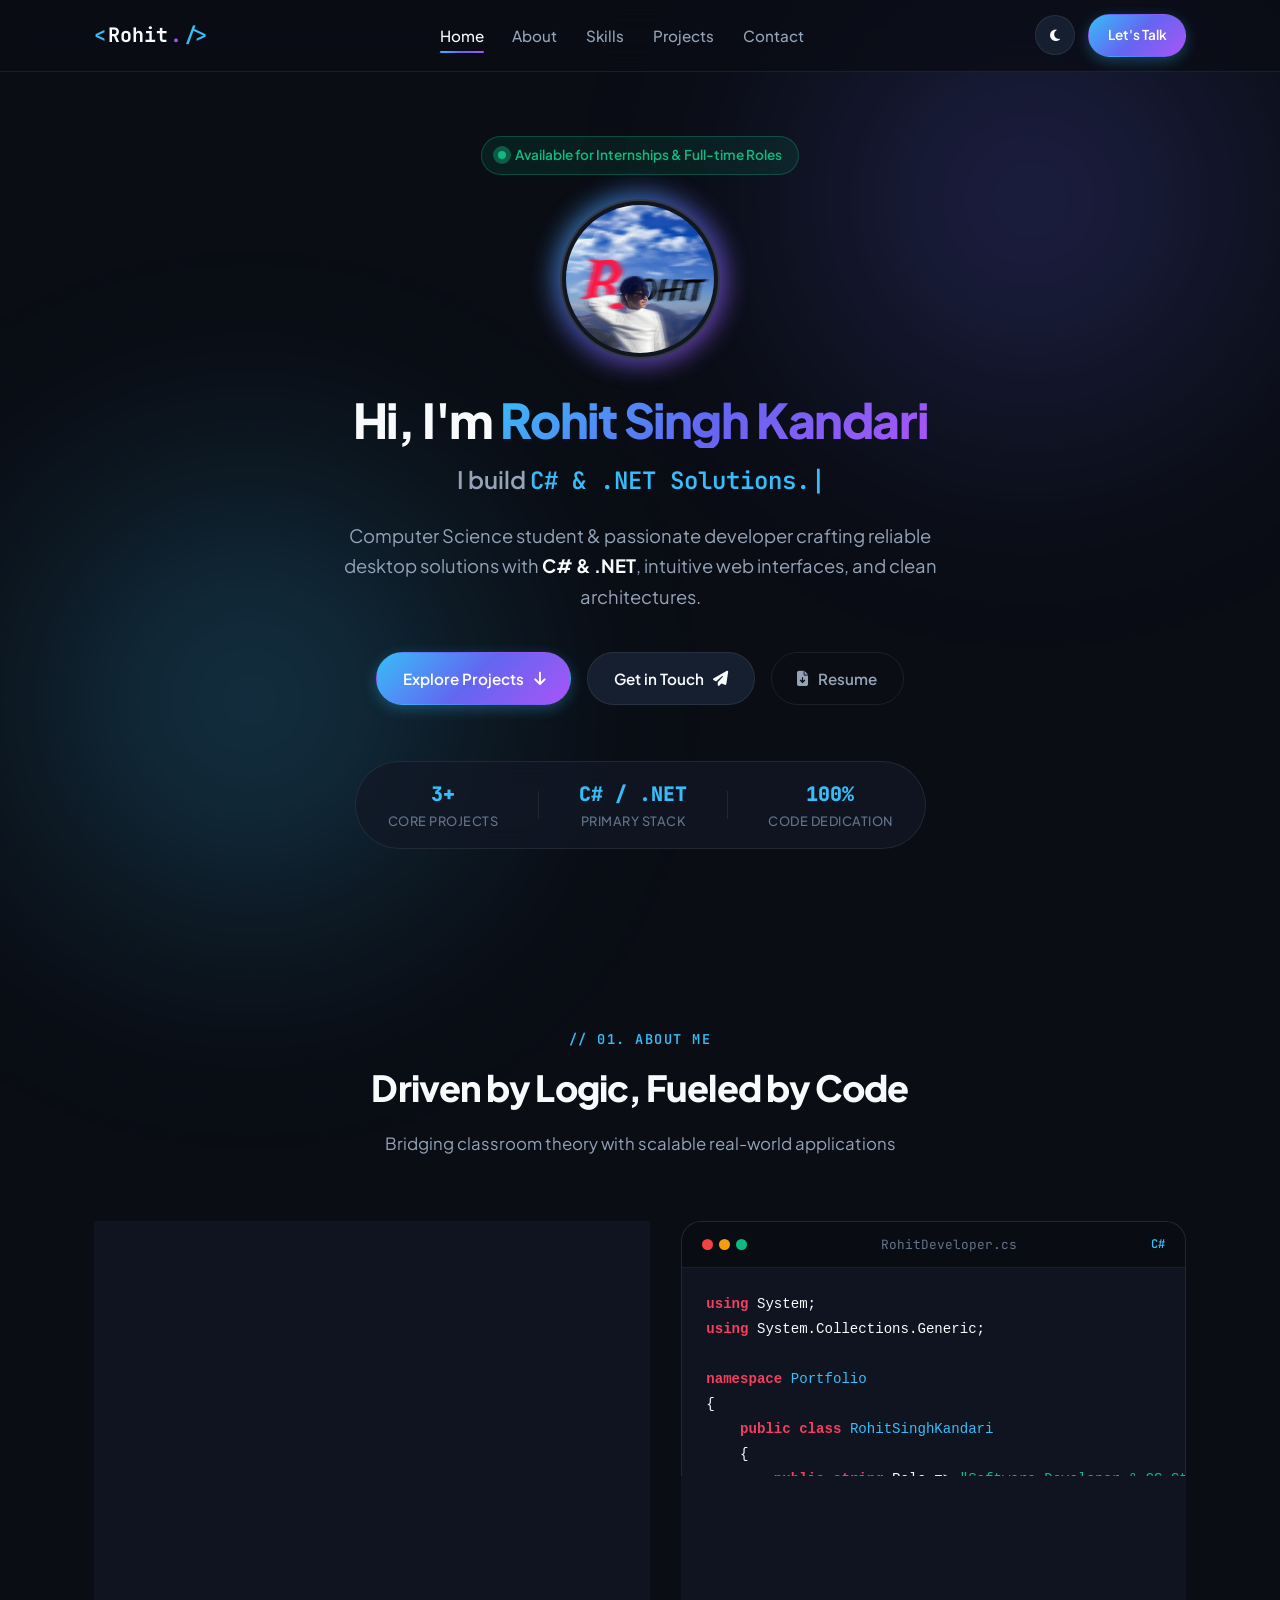
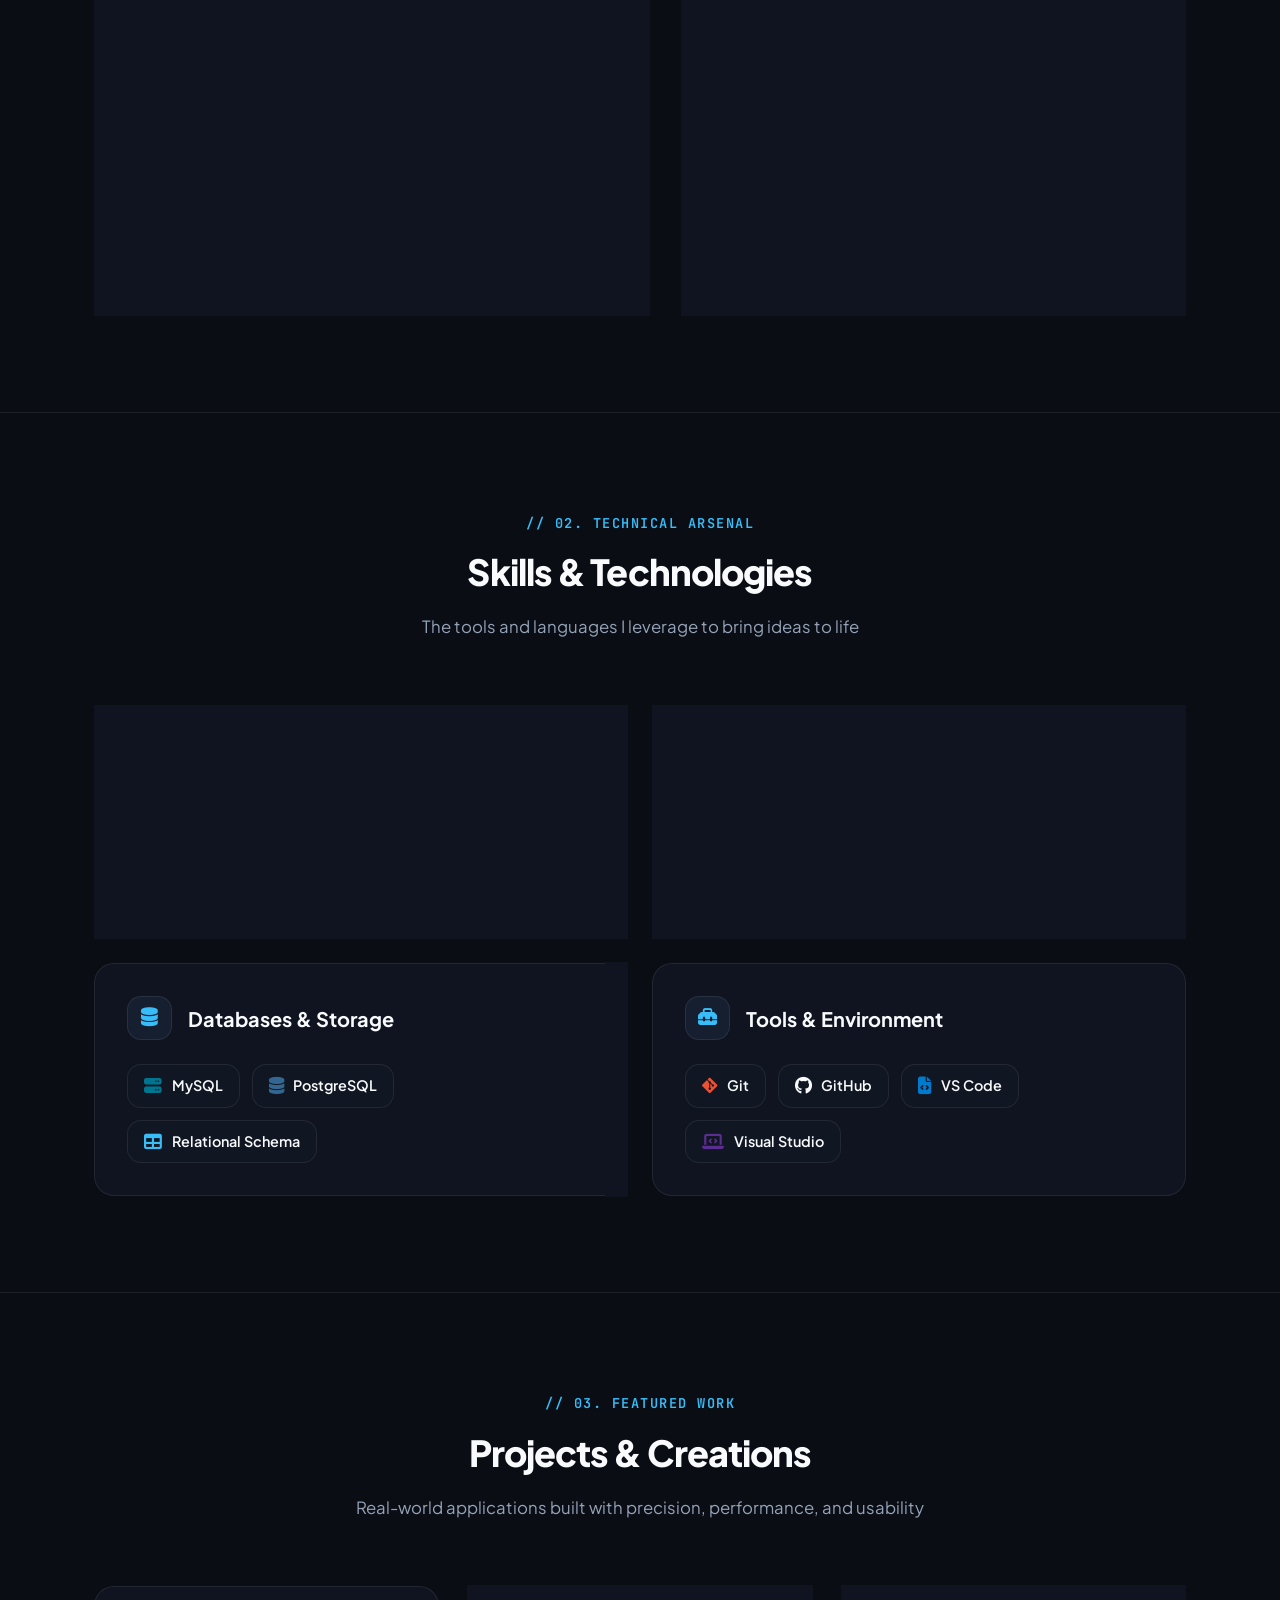
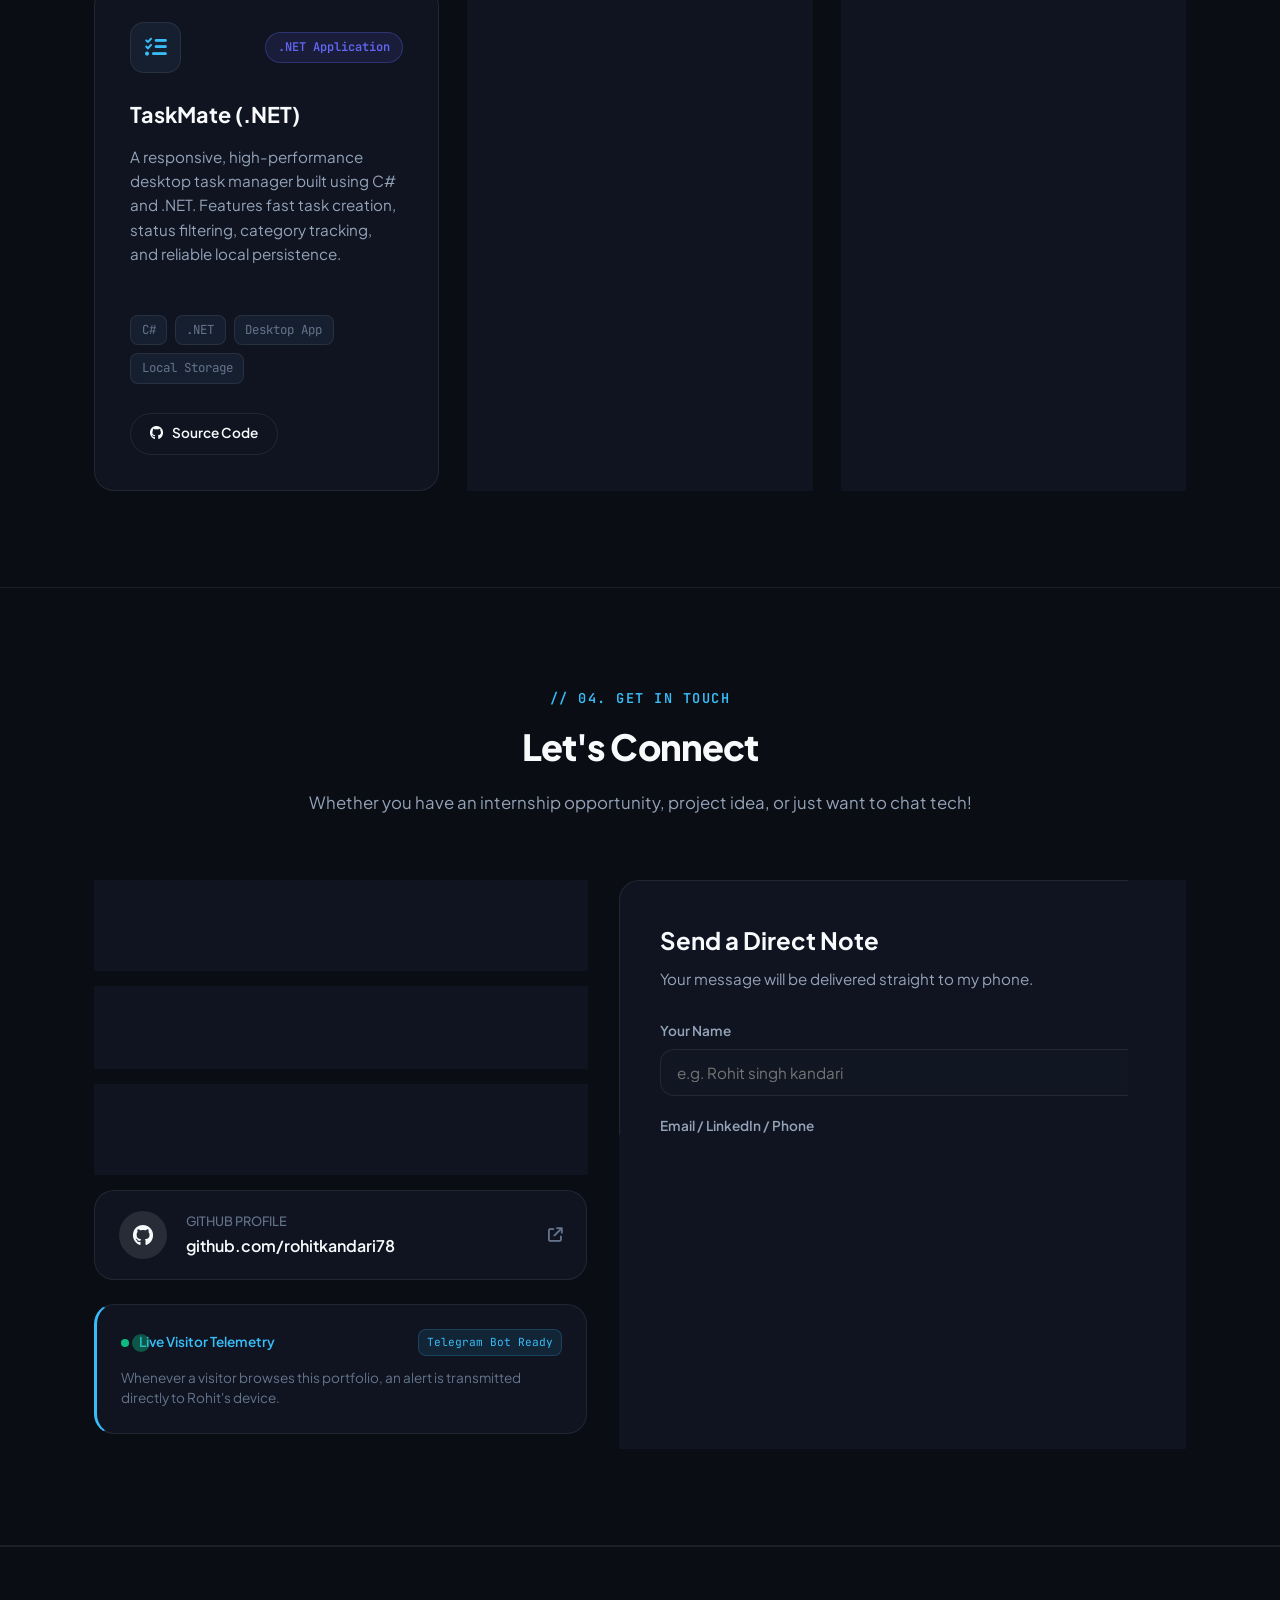
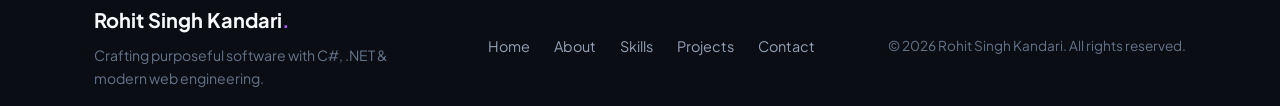
<file: index.html>
<!DOCTYPE html>
<html lang="en" data-theme="dark">

<head>
  <meta charset="UTF-8" />
  <meta name="viewport" content="width=device-width, initial-scale=1.0" />
  <meta name="description" content="Rohit Singh Kandari — Computer Science Student, C# & .NET Developer and Aspiring Software Engineer portfolio." />
  <meta name="author" content="Rohit Singh Kandari" />
  <title>Rohit Singh Kandari | Software Developer & CS Student</title>

  <!-- Google Fonts: Plus Jakarta Sans & JetBrains Mono -->
  <link rel="preconnect" href="https://fonts.googleapis.com">
  <link rel="preconnect" href="https://fonts.gstatic.com" crossorigin>
  <link href="https://fonts.googleapis.com/css2?family=JetBrains+Mono:wght@400;500;600&family=Plus+Jakarta+Sans:wght@300;400;500;600;700;800&display=swap" rel="stylesheet">

  <!-- Font Awesome Icons -->
  <link rel="stylesheet" href="https://cdnjs.cloudflare.com/ajax/libs/font-awesome/6.5.1/css/all.min.css" />

  <!-- Main Stylesheet -->
  <link rel="stylesheet" href="style.css" />
</head>

<body>
  <!-- Ambient Background Glow Mesh -->
  <div class="glow-mesh glow-top"></div>
  <div class="glow-mesh glow-bottom"></div>

  <!-- Navigation Bar -->
  <header class="navbar">
    <div class="nav-container">
      <a href="#home" class="nav-brand">
        <span class="brand-bracket">&lt;</span>
        <span class="brand-name">Rohit</span>
        <span class="brand-dot">.</span>
        <span class="brand-bracket">/&gt;</span>
      </a>

      <!-- Desktop Links -->
      <nav class="nav-links">
        <a href="#home" class="nav-link active">Home</a>
        <a href="#about" class="nav-link">About</a>
        <a href="#skills" class="nav-link">Skills</a>
        <a href="#projects" class="nav-link">Projects</a>
        <a href="#contact" class="nav-link">Contact</a>
      </nav>

      <!-- Header Controls -->
      <div class="nav-actions">
        <button id="theme-toggle" class="icon-btn" aria-label="Toggle Theme" title="Toggle Theme">
          <i class="fa-solid fa-moon"></i>
        </button>
        <a href="#contact" class="btn btn-sm btn-primary nav-cta">Let's Talk</a>
        <button id="mobile-toggle" class="icon-btn mobile-menu-btn" aria-label="Open Navigation Menu">
          <i class="fa-solid fa-bars-staggered"></i>
        </button>
      </div>
    </div>
  </header>

  <!-- Mobile Drawer Menu -->
  <aside class="mobile-drawer" id="mobile-drawer">
    <div class="drawer-header">
      <span class="brand-name">Rohit<span class="brand-dot">.</span>dev</span>
      <button id="drawer-close" class="icon-btn" aria-label="Close Navigation Menu">
        <i class="fa-solid fa-xmark"></i>
      </button>
    </div>
    <ul class="drawer-links">
      <li><a href="#home" class="drawer-link"><i class="fa-solid fa-house"></i> Home</a></li>
      <li><a href="#about" class="drawer-link"><i class="fa-solid fa-user"></i> About</a></li>
      <li><a href="#skills" class="drawer-link"><i class="fa-solid fa-layer-group"></i> Skills</a></li>
      <li><a href="#projects" class="drawer-link"><i class="fa-solid fa-code"></i> Projects</a></li>
      <li><a href="#contact" class="drawer-link"><i class="fa-solid fa-paper-plane"></i> Contact</a></li>
    </ul>
    <div class="drawer-footer">
      <div class="status-badge drawer-status">
        <span class="status-dot"></span>
        <span>Open to Opportunities</span>
      </div>
    </div>
  </aside>
  <div class="drawer-overlay" id="drawer-overlay"></div>

  <!-- Main Container -->
  <main>
    <!-- HERO SECTION -->
    <section id="home" class="hero-section">
      <div class="container hero-container">
        
        <!-- Live Status Pill -->
        <div class="status-pill animate-fade-in">
          <span class="status-ping"></span>
          <span class="status-dot"></span>
          <span>Available for Internships & Full-time Roles</span>
        </div>

        <!-- Avatar with Dynamic Glowing Ring -->
        <div class="avatar-wrapper">
          <div class="avatar-glow"></div>
          <div class="avatar-frame">
            <img src="1761205280895.webp" alt="Rohit Singh Kandari" class="avatar-img" />
          </div>
        </div>

        <!-- Hero Headlines -->
        <h1 class="hero-title">
          Hi, I'm <span class="text-gradient">Rohit Singh Kandari</span>
        </h1>

        <div class="hero-subtitle-container">
          <span class="hero-prefix">I build </span>
          <span class="typewriter-text" id="typewriter"></span>
          <span class="typewriter-cursor">|</span>
        </div>

        <p class="hero-description">
          Computer Science student & passionate developer crafting reliable desktop solutions with
          <strong>C# & .NET</strong>, intuitive web interfaces, and clean architectures.
        </p>

        <!-- CTA Action Buttons -->
        <div class="hero-actions">
          <a href="#projects" class="btn btn-primary">
            <span>Explore Projects</span>
            <i class="fa-solid fa-arrow-down"></i>
          </a>
          <a href="#contact" class="btn btn-secondary">
            <span>Get in Touch</span>
            <i class="fa-solid fa-paper-plane"></i>
          </a>
          <a href="Document%2011.docx" download="Rohit_Singh_Kandari_CV.docx" class="btn btn-ghost" title="Download Resume / CV">
            <i class="fa-solid fa-file-arrow-down"></i>
            <span>Resume</span>
          </a>
        </div>

        <!-- Metric / Highlight Badges -->
        <div class="hero-stats">
          <div class="stat-item">
            <span class="stat-number">3+</span>
            <span class="stat-label">Core Projects</span>
          </div>
          <div class="stat-divider"></div>
          <div class="stat-item">
            <span class="stat-number">C# / .NET</span>
            <span class="stat-label">Primary Stack</span>
          </div>
          <div class="stat-divider"></div>
          <div class="stat-item">
            <span class="stat-number">100%</span>
            <span class="stat-label">Code Dedication</span>
          </div>
        </div>

      </div>
    </section>

    <!-- ABOUT SECTION -->
    <section id="about" class="section">
      <div class="container">
        
        <div class="section-header">
          <span class="section-tag">// 01. ABOUT ME</span>
          <h2 class="section-title">Driven by Logic, Fueled by Code</h2>
          <p class="section-subtitle">Bridging classroom theory with scalable real-world applications</p>
        </div>

        <div class="about-grid">
          <!-- Text Info Column -->
          <div class="about-text-card glass-card">
            <h3>Hello World! 👋</h3>
            <p>
              I'm Rohit, a Computer Science student with an innate curiosity for how software operates under the hood. 
              My programming journey is centered around <strong>C# and the .NET ecosystem</strong>, where I love building 
              structured, robust, and clean applications that solve tangible problems.
            </p>
            <p>
              Beyond coursework, I invest my time exploring modern web technologies, database design with 
              <strong>MySQL and PostgreSQL</strong>, and writing clean, maintainable code. Continuous learning is my standard.
            </p>

            <div class="about-highlights">
              <div class="highlight-item">
                <i class="fa-solid fa-terminal text-accent"></i>
                <div>
                  <strong>Problem Solver</strong>
                  <p>Translating complex workflows into efficient code.</p>
                </div>
              </div>
              <div class="highlight-item">
                <i class="fa-solid fa-cubes text-accent"></i>
                <div>
                  <strong>C# & .NET Focus</strong>
                  <p>Desktop architectures, API integrations, and OOP principles.</p>
                </div>
              </div>
              <div class="highlight-item">
                <i class="fa-solid fa-handshake-angle text-accent"></i>
                <div>
                  <strong>Collaborative Learner</strong>
                  <p>Always enthusiastic about team development and open source.</p>
                </div>
              </div>
            </div>
          </div>

          <!-- Interactive Code Terminal Card -->
          <div class="code-terminal glass-card">
            <div class="terminal-bar">
              <div class="terminal-dots">
                <span class="dot dot-red"></span>
                <span class="dot dot-yellow"></span>
                <span class="dot dot-green"></span>
              </div>
              <span class="terminal-title">RohitDeveloper.cs</span>
              <span class="terminal-lang">C#</span>
            </div>
            <pre class="terminal-body"><code><span class="c-keyword">using</span> System;
<span class="c-keyword">using</span> System.Collections.Generic;

<span class="c-keyword">namespace</span> <span class="c-type">Portfolio</span>
{
    <span class="c-keyword">public class</span> <span class="c-type">RohitSinghKandari</span>
    {
        <span class="c-keyword">public string</span> Role =&gt; <span class="c-string">"Software Developer & CS Student"</span>;
        <span class="c-keyword">public string</span> Location =&gt; <span class="c-string">"India 🇮🇳"</span>;
        
        <span class="c-keyword">public string</span>[] CoreFocus =&gt; <span class="c-keyword">new</span>[] 
        { 
            <span class="c-string">"C#"</span>, <span class="c-string">".NET Framework / Core"</span>, 
            <span class="c-string">"Desktop Applications"</span>, <span class="c-string">"Web Tech"</span> 
        };

        <span class="c-keyword">public bool</span> OpenToOpportunities =&gt; <span class="c-bool">true</span>;

        <span class="c-keyword">public void</span> <span class="c-func">GetInTouch</span>()
        {
            Console.<span class="c-func">WriteLine</span>(<span class="c-string">"Let's build something extraordinary together!"</span>);
        }
    }
}</code></pre>
          </div>
        </div>

      </div>
    </section>

    <!-- SKILLS SECTION -->
    <section id="skills" class="section">
      <div class="container">

        <div class="section-header">
          <span class="section-tag">// 02. TECHNICAL ARSENAL</span>
          <h2 class="section-title">Skills & Technologies</h2>
          <p class="section-subtitle">The tools and languages I leverage to bring ideas to life</p>
        </div>

        <div class="skills-grid">
          
          <!-- Programming Languages -->
          <div class="skill-category glass-card spotlight-card">
            <div class="category-header">
              <div class="category-icon"><i class="fa-solid fa-code"></i></div>
              <h3>Programming Languages</h3>
            </div>
            <div class="skill-tags">
              <div class="skill-badge" data-skill="csharp">
                <i class="fa-solid fa-hashtag text-csharp"></i>
                <span>C#</span>
              </div>
              <div class="skill-badge" data-skill="python">
                <i class="fa-brands fa-python text-python"></i>
                <span>Python</span>
              </div>
              <div class="skill-badge" data-skill="java">
                <i class="fa-brands fa-java text-java"></i>
                <span>Java</span>
              </div>
              <div class="skill-badge" data-skill="js">
                <i class="fa-brands fa-js text-js"></i>
                <span>JavaScript</span>
              </div>
              <div class="skill-badge" data-skill="php">
                <i class="fa-brands fa-php text-php"></i>
                <span>PHP</span>
              </div>
            </div>
          </div>

          <!-- Web Development -->
          <div class="skill-category glass-card spotlight-card">
            <div class="category-header">
              <div class="category-icon"><i class="fa-solid fa-globe"></i></div>
              <h3>Web Development</h3>
            </div>
            <div class="skill-tags">
              <div class="skill-badge" data-skill="html">
                <i class="fa-brands fa-html5 text-html"></i>
                <span>HTML5</span>
              </div>
              <div class="skill-badge" data-skill="css">
                <i class="fa-brands fa-css3-alt text-css"></i>
                <span>CSS3</span>
              </div>
              <div class="skill-badge" data-skill="dotnet">
                <i class="fa-solid fa-cubes text-dotnet"></i>
                <span>.NET</span>
              </div>
              <div class="skill-badge" data-skill="responsive">
                <i class="fa-solid fa-mobile-screen text-responsive"></i>
                <span>Responsive UI</span>
              </div>
            </div>
          </div>

          <!-- Databases -->
          <div class="skill-category glass-card spotlight-card">
            <div class="category-header">
              <div class="category-icon"><i class="fa-solid fa-database"></i></div>
              <h3>Databases & Storage</h3>
            </div>
            <div class="skill-tags">
              <div class="skill-badge" data-skill="mysql">
                <i class="fa-solid fa-server text-mysql"></i>
                <span>MySQL</span>
              </div>
              <div class="skill-badge" data-skill="postgres">
                <i class="fa-solid fa-database text-postgres"></i>
                <span>PostgreSQL</span>
              </div>
              <div class="skill-badge" data-skill="sql">
                <i class="fa-solid fa-table text-sql"></i>
                <span>Relational Schema</span>
              </div>
            </div>
          </div>

          <!-- Tools & Workflow -->
          <div class="skill-category glass-card spotlight-card">
            <div class="category-header">
              <div class="category-icon"><i class="fa-solid fa-toolbox"></i></div>
              <h3>Tools & Environment</h3>
            </div>
            <div class="skill-tags">
              <div class="skill-badge" data-skill="git">
                <i class="fa-brands fa-git-alt text-git"></i>
                <span>Git</span>
              </div>
              <div class="skill-badge" data-skill="github">
                <i class="fa-brands fa-github text-github"></i>
                <span>GitHub</span>
              </div>
              <div class="skill-badge" data-skill="vscode">
                <i class="fa-solid fa-file-code text-vscode"></i>
                <span>VS Code</span>
              </div>
              <div class="skill-badge" data-skill="visualstudio">
                <i class="fa-solid fa-laptop-code text-vs"></i>
                <span>Visual Studio</span>
              </div>
            </div>
          </div>

        </div>
      </div>
    </section>

    <!-- PROJECTS SECTION -->
    <section id="projects" class="section">
      <div class="container">

        <div class="section-header">
          <span class="section-tag">// 03. FEATURED WORK</span>
          <h2 class="section-title">Projects & Creations</h2>
          <p class="section-subtitle">Real-world applications built with precision, performance, and usability</p>
        </div>

        <div class="projects-grid">

          <!-- Project 1: TaskMate -->
          <div class="project-card glass-card spotlight-card">
            <div class="project-top">
              <div class="project-icon-box">
                <i class="fa-solid fa-list-check"></i>
              </div>
              <span class="project-badge">.NET Application</span>
            </div>
            <h3 class="project-title">TaskMate (.NET)</h3>
            <p class="project-desc">
              A responsive, high-performance desktop task manager built using C# and .NET. 
              Features fast task creation, status filtering, category tracking, and reliable local persistence.
            </p>
            <div class="project-stack">
              <span>C#</span>
              <span>.NET</span>
              <span>Desktop App</span>
              <span>Local Storage</span>
            </div>
            <div class="project-links">
              <a href="https://github.com/rohitkandari78" target="_blank" rel="noopener noreferrer" class="btn btn-sm btn-outline">
                <i class="fa-brands fa-github"></i>
                <span>Source Code</span>
              </a>
            </div>
          </div>

          <!-- Project 2: WeatherNow -->
          <div class="project-card glass-card spotlight-card">
            <div class="project-top">
              <div class="project-icon-box">
                <i class="fa-solid fa-cloud-sun"></i>
              </div>
              <span class="project-badge">API & Desktop</span>
            </div>
            <h3 class="project-title">WeatherNow (.NET)</h3>
            <p class="project-desc">
              A real-time atmospheric forecasting desktop utility. Seamlessly connects to OpenWeatherMap API 
              with asynchronous HTTP requests, displaying live temperature, humidity, and weather conditions.
            </p>
            <div class="project-stack">
              <span>C#</span>
              <span>.NET</span>
              <span>REST API</span>
              <span>JSON Parsing</span>
            </div>
            <div class="project-links">
              <a href="https://github.com/rohitkandari78" target="_blank" rel="noopener noreferrer" class="btn btn-sm btn-outline">
                <i class="fa-brands fa-github"></i>
                <span>Source Code</span>
              </a>
            </div>
          </div>

          <!-- Project 3: SalesForce Clone -->
          <div class="project-card glass-card spotlight-card">
            <div class="project-top">
              <div class="project-icon-box">
                <i class="fa-solid fa-cloud"></i>
              </div>
              <span class="project-badge">Web Application</span>
            </div>
            <h3 class="project-title">Expense Tracker 2.0</h3>
            <p class="project-desc">
              A next-generation, 3D expense and salary tracking web application designed for salaried employees and working professionals
            </p>
            <div class="project-stack">
              <span>HTML5</span>
              <span>Modern CSS</span>
              <span>Python</span>
              <span>Vercel</span>
            </div>
            <div class="project-links">
              <a href="https://expensetracker-phi-lac.vercel.app/" target="_blank" rel="noopener noreferrer" class="btn btn-sm btn-primary">
                <i class="fa-solid fa-arrow-up-right-from-square"></i>
                <span>Live Preview</span>
              </a>
            </div>
          </div>

        </div>

      </div>
    </section>

    <!-- CONTACT & VISITOR TRACKER SECTION -->
    <section id="contact" class="section">
      <div class="container">

        <div class="section-header">
          <span class="section-tag">// 04. GET IN TOUCH</span>
          <h2 class="section-title">Let's Connect</h2>
          <p class="section-subtitle">Whether you have an internship opportunity, project idea, or just want to chat tech!</p>
        </div>

        <div class="contact-wrapper">
          
          <!-- Contact Channels -->
          <div class="contact-info-cards">
            
            <a href="https://wa.me/918630207586" target="_blank" rel="noopener noreferrer" class="contact-card glass-card">
              <div class="contact-icon wa-icon">
                <i class="fa-brands fa-whatsapp"></i>
              </div>
              <div class="contact-details">
                <span class="contact-type">WhatsApp</span>
                <span class="contact-val">+91 8630207586</span>
              </div>
              <i class="fa-solid fa-arrow-up-right-from-square contact-arrow"></i>
            </a>

            <div class="contact-card glass-card email-contact-card" id="email-card">
              <a href="mailto:rohitkandari148@gmail.com" class="contact-card-link" title="Send Email">
                <div class="contact-icon email-icon">
                  <i class="fa-solid fa-envelope"></i>
                </div>
                <div class="contact-details">
                  <span class="contact-type">Email</span>
                  <span class="contact-val">rohitkandari148@gmail.com</span>
                </div>
              </a>
              <button type="button" class="copy-email-btn" id="copy-email-btn" title="Copy Email to Clipboard" aria-label="Copy Email">
                <i class="fa-regular fa-copy"></i>
              </button>
            </div>

            <a href="https://t.me/Rohit_kandari_78" target="_blank" rel="noopener noreferrer" class="contact-card glass-card">
              <div class="contact-icon tg-icon">
                <i class="fa-brands fa-telegram"></i>
              </div>
              <div class="contact-details">
                <span class="contact-type">Telegram</span>
                <span class="contact-val">@Rohit_kandari_78</span>
              </div>
              <i class="fa-solid fa-arrow-up-right-from-square contact-arrow"></i>
            </a>

            <a href="https://github.com/rohitkandari78" target="_blank" rel="noopener noreferrer" class="contact-card glass-card">
              <div class="contact-icon gh-icon">
                <i class="fa-brands fa-github"></i>
              </div>
              <div class="contact-details">
                <span class="contact-type">GitHub Profile</span>
                <span class="contact-val">github.com/rohitkandari78</span>
              </div>
              <i class="fa-solid fa-arrow-up-right-from-square contact-arrow"></i>
            </a>

            <!-- Telemetry / Live Status Card -->
            <div class="telemetry-card glass-card">
              <div class="telemetry-header">
                <div class="telemetry-badge">
                  <span class="status-ping"></span>
                  <span class="status-dot"></span>
                  <span>Live Visitor Telemetry</span>
                </div>
                <span class="telemetry-tag">Telegram Bot Ready</span>
              </div>
              <p class="telemetry-info">
                Whenever a visitor browses this portfolio, an alert is transmitted directly to Rohit's device.
              </p>
            </div>

          </div>

          <!-- Interactive Direct Message Form (Sends ping to Telegram!) -->
          <div class="contact-form-card glass-card">
            <h3>Send a Direct Note</h3>
            <p>Your message will be delivered straight to my phone.</p>

            <form id="contact-form" class="direct-form">
              <div class="form-group">
                <label for="visitor-name">Your Name</label>
                <input type="text" id="visitor-name" placeholder="e.g. Rohit singh kandari" required />
              </div>

              <div class="form-group">
                <label for="visitor-contact">Email / LinkedIn / Phone</label>
                <input type="text" id="visitor-contact" placeholder="e.g. rohitkandari321@gmail.com" required />
              </div>

              <div class="form-group">
                <label for="visitor-message">Message</label>
                <textarea id="visitor-message" rows="4" placeholder="Hi Rohit, loved your TaskMate project and want to connect..." required></textarea>
              </div>

              <button type="submit" class="btn btn-primary btn-block" id="send-msg-btn">
                <i class="fa-regular fa-paper-plane"></i>
                <span>Send to Rohit</span>
              </button>
              <div id="form-feedback" class="form-feedback"></div>
            </form>
          </div>

        </div>

      </div>
    </section>
  </main>

  <!-- Modern Footer -->
  <footer class="footer">
    <div class="container footer-container">
      <div class="footer-left">
        <span class="footer-logo">Rohit Singh Kandari<span class="brand-dot">.</span></span>
        <p>Crafting purposeful software with C#, .NET & modern web engineering.</p>
      </div>

      <div class="footer-center">
        <ul class="footer-links">
          <li><a href="#home">Home</a></li>
          <li><a href="#about">About</a></li>
          <li><a href="#skills">Skills</a></li>
          <li><a href="#projects">Projects</a></li>
          <li><a href="#contact">Contact</a></li>
        </ul>
      </div>

      <div class="footer-right">
        <p class="copyright">
          &copy; <span id="current-year">2026</span> Rohit Singh Kandari. All rights reserved.
        </p>
      </div>
    </div>
  </footer>

  <!-- Toast Notification Container -->
  <div id="toast" class="toast"></div>

  <!-- JavaScript Modules -->
  <script src="script.js"></script>
</body>

</html>
</file>
<file: style.css>
/* ========================================================
   ROHIT SINGH KANDARI — MODERN  PORTFOLIO STYLES
   ======================================================== */

/* CSS Custom Properties & Design Tokens */
:root {
  /* Color Palette - Dark Luxury / Cyber Sleek (Default) */
  --bg-primary: #0a0d14;
  --bg-secondary: #101622;
  --bg-tertiary: #161f30;
  --bg-card: rgba(18, 24, 38, 0.72);
  --bg-card-hover: rgba(26, 35, 54, 0.85);
  
  --border-color: rgba(255, 255, 255, 0.08);
  --border-color-hover: rgba(56, 189, 248, 0.4);
  
  --text-primary: #f8fafc;
  --text-secondary: #94a3b8;
  --text-muted: #64748b;
  
  --accent-cyan: #38bdf8;
  --accent-indigo: #6366f1;
  --accent-violet: #a855f7;
  --accent-emerald: #10b981;
  --accent-rose: #f43f5e;
  
  --gradient-accent: linear-gradient(135deg, #38bdf8 0%, #6366f1 50%, #a855f7 100%);
  --gradient-glow: radial-gradient(circle, rgba(56, 189, 248, 0.15) 0%, transparent 70%);
  
  --shadow-sm: 0 4px 6px -1px rgba(0, 0, 0, 0.3);
  --shadow-md: 0 10px 15px -3px rgba(0, 0, 0, 0.4);
  --shadow-lg: 0 20px 25px -5px rgba(0, 0, 0, 0.5), 0 8px 10px -6px rgba(0, 0, 0, 0.5);
  --shadow-glow: 0 0 35px -5px rgba(56, 189, 248, 0.25);

  --font-main: 'Plus Jakarta Sans', -apple-system, BlinkMacSystemFont, 'Segoe UI', Roboto, sans-serif;
  --font-code: 'JetBrains Mono', 'Fira Code', monospace;
  
  --navbar-height: 4.5rem;
  --radius-sm: 8px;
  --radius-md: 14px;
  --radius-lg: 20px;
  --radius-full: 9999px;
  
  --transition-fast: 0.2s cubic-bezier(0.16, 1, 0.3, 1);
  --transition-normal: 0.3s cubic-bezier(0.16, 1, 0.3, 1);
}

/* Light Theme Variables */
[data-theme="light"] {
  --bg-primary: #f8fafc;
  --bg-secondary: #f1f5f9;
  --bg-tertiary: #e2e8f0;
  --bg-card: rgba(255, 255, 255, 0.85);
  --bg-card-hover: rgba(255, 255, 255, 0.98);
  
  --border-color: rgba(0, 0, 0, 0.08);
  --border-color-hover: rgba(99, 102, 241, 0.45);
  
  --text-primary: #0f172a;
  --text-secondary: #475569;
  --text-muted: #94a3b8;
  
  --shadow-sm: 0 2px 4px rgba(0, 0, 0, 0.05);
  --shadow-md: 0 8px 16px rgba(0, 0, 0, 0.08);
  --shadow-lg: 0 16px 24px rgba(0, 0, 0, 0.1);
  --shadow-glow: 0 0 25px rgba(99, 102, 241, 0.15);
}

/* Base Reset & Core Styles */
*, *::before, *::after {
  margin: 0;
  padding: 0;
  box-sizing: border-box;
}

html {
  scroll-behavior: smooth;
  font-size: 16px;
  color-scheme: dark;
  overflow-x: hidden;
  max-width: 100%;
  width: 100%;
}

[data-theme="light"] {
  color-scheme: light;
}

body {
  font-family: var(--font-main);
  background-color: var(--bg-primary);
  color: var(--text-primary);
  line-height: 1.65;
  overflow-x: hidden;
  max-width: 100%;
  width: 100%;
  position: relative;
  min-height: 100vh;
  transition: background-color 0.4s ease, color 0.4s ease;
  touch-action: pan-y;
  -webkit-overflow-scrolling: touch;
}

/* Custom Scrollbar */
::-webkit-scrollbar {
  width: 8px;
}
::-webkit-scrollbar-track {
  background: var(--bg-primary);
}
::-webkit-scrollbar-thumb {
  background: var(--bg-tertiary);
  border-radius: var(--radius-full);
}
::-webkit-scrollbar-thumb:hover {
  background: var(--accent-indigo);
}

/* Ambient Background Glow Mesh */
.glow-mesh {
  position: fixed;
  width: min(600px, 90vw);
  height: min(600px, 90vw);
  border-radius: 50%;
  filter: blur(120px);
  pointer-events: none;
  z-index: 0;
  opacity: 0.35;
  transition: opacity 0.5s ease;
  overflow: hidden;
}

.glow-top {
  top: -100px;
  right: -50px;
  background: radial-gradient(circle, var(--accent-indigo), transparent 70%);
}

.glow-bottom {
  bottom: -100px;
  left: -50px;
  background: radial-gradient(circle, var(--accent-cyan), transparent 70%);
}

/* Layout Containers */
.container {
  width: 100%;
  max-width: 1140px;
  margin: 0 auto;
  padding: 0 1.5rem;
  position: relative;
  z-index: 1;
}

.section {
  padding: 6rem 0;
  position: relative;
  border-bottom: 1px solid var(--border-color);
  scroll-margin-top: 4.5rem;
}

/* Typography & Helpers */
.text-gradient {
  background: var(--gradient-accent);
  -webkit-background-clip: text;
  -webkit-text-fill-color: transparent;
  display: inline-block;
}

.text-accent {
  color: var(--accent-cyan);
}

/* Section Header Styles */
.section-header {
  text-align: center;
  max-width: 680px;
  margin: 0 auto 4rem auto;
}

.section-tag {
  font-family: var(--font-code);
  font-size: 0.85rem;
  font-weight: 600;
  color: var(--accent-cyan);
  letter-spacing: 1.5px;
  text-transform: uppercase;
  margin-bottom: 0.5rem;
  display: inline-block;
}

.section-title {
  font-size: 2.25rem;
  font-weight: 800;
  letter-spacing: -0.025em;
  margin-bottom: 0.75rem;
}

.section-subtitle {
  color: var(--text-secondary);
  font-size: 1.05rem;
}

/* Glassmorphism Card Style */
.glass-card {
  background: var(--bg-card);
  backdrop-filter: blur(16px);
  -webkit-backdrop-filter: blur(16px);
  border: 1px solid var(--border-color);
  border-radius: var(--radius-lg);
  transition: transform var(--transition-normal), border-color var(--transition-normal), box-shadow var(--transition-normal);
  position: relative;
}

.glass-card:hover {
  border-color: var(--border-color-hover);
  box-shadow: var(--shadow-glow);
}

/* Interactive Spotlight Card (Linear/Vercel style) */
.spotlight-card {
  position: relative;
  overflow: hidden;
}

.spotlight-card > * {
  position: relative;
  z-index: 2;
}

.spotlight-card::before {
  content: '';
  position: absolute;
  top: var(--mouse-y, -1000px);
  left: var(--mouse-x, -1000px);
  width: 350px;
  height: 350px;
  background: radial-gradient(circle, rgba(56, 189, 248, 0.12), transparent 70%);
  transform: translate(-50%, -50%);
  border-radius: 50%;
  pointer-events: none;
  opacity: 0;
  transition: opacity 0.3s ease;
  z-index: 1;
}

.spotlight-card:hover::before {
  opacity: 1;
}

/* Buttons */
.btn {
  display: inline-flex;
  align-items: center;
  justify-content: center;
  gap: 0.6rem;
  font-family: var(--font-main);
  font-size: 0.95rem;
  font-weight: 600;
  padding: 0.8rem 1.6rem;
  border-radius: var(--radius-full);
  text-decoration: none;
  cursor: pointer;
  border: 1px solid transparent;
  transition: all var(--transition-fast);
  user-select: none;
  position: relative;
  z-index: 5;
  pointer-events: auto;
}

.btn-sm {
  padding: 0.55rem 1.15rem;
  font-size: 0.85rem;
}

.btn-primary {
  background: var(--gradient-accent);
  color: #ffffff;
  box-shadow: 0 4px 14px rgba(56, 189, 248, 0.3);
}

.btn-primary:hover {
  transform: translateY(-2px);
  box-shadow: 0 6px 20px rgba(99, 102, 241, 0.45);
}

.btn-secondary {
  background: var(--bg-tertiary);
  color: var(--text-primary);
  border: 1px solid var(--border-color);
}

.btn-secondary:hover {
  background: var(--bg-card-hover);
  border-color: var(--accent-cyan);
  transform: translateY(-2px);
}

.btn-ghost {
  background: transparent;
  color: var(--text-secondary);
  border: 1px solid var(--border-color);
}

.btn-ghost:hover {
  color: var(--text-primary);
  border-color: var(--text-muted);
  transform: translateY(-2px);
}

.btn-outline {
  background: transparent;
  color: var(--text-primary);
  border: 1px solid var(--border-color);
}

.btn-outline:hover {
  border-color: var(--accent-cyan);
  color: var(--accent-cyan);
  transform: translateY(-2px);
}

.btn-block {
  width: 100%;
}

.icon-btn {
  display: inline-flex;
  align-items: center;
  justify-content: center;
  width: 2.5rem;
  height: 2.5rem;
  border-radius: 50%;
  background: var(--bg-tertiary);
  border: 1px solid var(--border-color);
  color: var(--text-primary);
  cursor: pointer;
  transition: all var(--transition-fast);
}

.icon-btn:hover {
  background: var(--bg-card-hover);
  color: var(--accent-cyan);
  border-color: var(--accent-cyan);
  transform: scale(1.05);
}

/* ========================================================
   NAVBAR
   ======================================================== */
.navbar {
  position: fixed;
  top: 0;
  left: 0;
  width: 100%;
  height: var(--navbar-height);
  background: rgba(10, 13, 20, 0.75);
  backdrop-filter: blur(16px);
  -webkit-backdrop-filter: blur(16px);
  border-bottom: 1px solid var(--border-color);
  z-index: 1000;
  transition: all 0.3s ease;
}

[data-theme="light"] .navbar {
  background: rgba(248, 250, 252, 0.85);
}

.nav-container {
  max-width: 1140px;
  height: 100%;
  margin: 0 auto;
  padding: 0 1.5rem;
  display: flex;
  align-items: center;
  justify-content: space-between;
}

.nav-brand {
  font-family: var(--font-code);
  font-size: 1.25rem;
  font-weight: 700;
  text-decoration: none;
  color: var(--text-primary);
  display: flex;
  align-items: center;
  gap: 2px;
}

.brand-bracket {
  color: var(--accent-cyan);
}

.brand-dot {
  color: var(--accent-violet);
}

.nav-links {
  display: flex;
  align-items: center;
  gap: 1.8rem;
}

.nav-link {
  font-size: 0.95rem;
  font-weight: 500;
  color: var(--text-secondary);
  text-decoration: none;
  transition: color var(--transition-fast);
  position: relative;
  padding: 0.3rem 0;
}

.nav-link:hover,
.nav-link.active {
  color: var(--text-primary);
}

.nav-link.active::after {
  content: '';
  position: absolute;
  bottom: 0;
  left: 0;
  width: 100%;
  height: 2px;
  background: var(--gradient-accent);
  border-radius: var(--radius-full);
}

.nav-actions {
  display: flex;
  align-items: center;
  gap: 0.8rem;
}

.mobile-menu-btn {
  display: none;
}

/* ========================================================
   MOBILE DRAWER
   ======================================================== */
.mobile-drawer {
  position: fixed;
  top: 0;
  right: 0;
  transform: translateX(105%);
  width: min(300px, 80vw);
  height: 100%;
  background: var(--bg-secondary);
  border-left: 1px solid var(--border-color);
  padding: 2rem 1.5rem;
  display: flex;
  flex-direction: column;
  justify-content: space-between;
  z-index: 1100;
  transition: transform 0.35s cubic-bezier(0.16, 1, 0.3, 1), visibility 0.35s;
  box-shadow: var(--shadow-lg);
  visibility: hidden;
  pointer-events: none;
}

.mobile-drawer.active {
  transform: translateX(0);
  visibility: visible;
  pointer-events: auto;
}

.drawer-header {
  display: flex;
  align-items: center;
  justify-content: space-between;
}

.drawer-links {
  list-style: none;
  display: flex;
  flex-direction: column;
  gap: 1.2rem;
  margin: 3rem 0 auto 0;
}

.drawer-link {
  display: flex;
  align-items: center;
  gap: 1rem;
  font-size: 1.1rem;
  font-weight: 600;
  color: var(--text-secondary);
  text-decoration: none;
  transition: color var(--transition-fast);
}

.drawer-link:hover {
  color: var(--accent-cyan);
}

.drawer-overlay {
  position: fixed;
  top: 0;
  left: 0;
  width: 100%;
  height: 100%;
  background: rgba(0, 0, 0, 0.6);
  backdrop-filter: blur(4px);
  z-index: 1050;
  opacity: 0;
  visibility: hidden;
  pointer-events: none;
  transition: all 0.3s ease;
}

.drawer-overlay.active {
  opacity: 1;
  visibility: visible;
  pointer-events: auto;
}

/* ========================================================
   STATUS PILLS & BADGES
   ======================================================== */
.status-pill {
  display: inline-flex;
  align-items: center;
  gap: 0.6rem;
  padding: 0.45rem 1rem;
  background: rgba(16, 185, 129, 0.1);
  border: 1px solid rgba(16, 185, 129, 0.3);
  border-radius: var(--radius-full);
  font-size: 0.85rem;
  font-weight: 600;
  color: var(--accent-emerald);
  position: relative;
  margin-bottom: 1.5rem;
}

.status-dot {
  width: 8px;
  height: 8px;
  background-color: var(--accent-emerald);
  border-radius: 50%;
  position: relative;
}

.status-ping {
  position: absolute;
  top: 50%;
  left: 1.25rem;
  transform: translate(-50%, -50%);
  width: 18px;
  height: 18px;
  border-radius: 50%;
  background: rgba(16, 185, 129, 0.4);
  animation: pulse-ping 2s cubic-bezier(0, 0, 0.2, 1) infinite;
}

@keyframes pulse-ping {
  0% { transform: scale(0.6); opacity: 1; }
  100% { transform: scale(2.2); opacity: 0; }
}

/* ========================================================
   HERO SECTION
   ======================================================== */
.hero-section {
  padding-top: calc(var(--navbar-height) + 4rem);
  padding-bottom: 5rem;
  text-align: center;
}

.hero-container {
  display: flex;
  flex-direction: column;
  align-items: center;
}

/* Avatar Frame */
.avatar-wrapper {
  position: relative;
  width: 160px;
  height: 160px;
  margin-bottom: 2rem;
}

.avatar-glow {
  position: absolute;
  inset: -6px;
  background: var(--gradient-accent);
  border-radius: 50%;
  filter: blur(12px);
  opacity: 0.7;
  animation: rotate-glow 8s linear infinite;
}

@keyframes rotate-glow {
  from { transform: rotate(0deg); }
  to { transform: rotate(360deg); }
}

.avatar-frame {
  position: relative;
  width: 100%;
  height: 100%;
  border-radius: 50%;
  padding: 4px;
  background: var(--bg-secondary);
  overflow: hidden;
  border: 2px solid rgba(255, 255, 255, 0.15);
}

.avatar-img {
  width: 100%;
  height: 100%;
  object-fit: cover;
  border-radius: 50%;
  display: block;
}

.hero-title {
  font-size: 3rem;
  font-weight: 800;
  letter-spacing: -0.03em;
  line-height: 1.2;
  margin-bottom: 0.75rem;
}

.hero-subtitle-container {
  font-size: 1.5rem;
  font-weight: 600;
  color: var(--text-secondary);
  margin-bottom: 1.25rem;
  min-height: 2.2rem;
}

.typewriter-text {
  color: var(--accent-cyan);
  font-family: var(--font-code);
  font-weight: 600;
}

.typewriter-cursor {
  color: var(--accent-cyan);
  animation: blink 0.9s infinite;
}

@keyframes blink {
  0%, 100% { opacity: 1; }
  50% { opacity: 0; }
}

.hero-description {
  max-width: 620px;
  font-size: 1.15rem;
  color: var(--text-secondary);
  margin-bottom: 2.5rem;
}

.hero-description strong {
  color: var(--text-primary);
}

.hero-actions {
  display: flex;
  align-items: center;
  justify-content: center;
  gap: 1rem;
  flex-wrap: wrap;
  margin-bottom: 3.5rem;
}

/* Hero Stats Bar */
.hero-stats {
  display: inline-flex;
  align-items: center;
  gap: 2.5rem;
  padding: 1rem 2rem;
  background: var(--bg-card);
  backdrop-filter: blur(12px);
  border: 1px solid var(--border-color);
  border-radius: var(--radius-full);
}

.stat-item {
  display: flex;
  flex-direction: column;
  text-align: center;
}

.stat-number {
  font-size: 1.25rem;
  font-weight: 800;
  color: var(--accent-cyan);
  font-family: var(--font-code);
}

.stat-label {
  font-size: 0.8rem;
  color: var(--text-muted);
  font-weight: 500;
  text-transform: uppercase;
  letter-spacing: 0.5px;
}

.stat-divider {
  width: 1px;
  height: 28px;
  background: var(--border-color);
}

/* ========================================================
   ABOUT SECTION & CODE TERMINAL
   ======================================================== */
.about-grid {
  display: grid;
  grid-template-columns: minmax(0, 1.1fr) minmax(0, 1fr);
  gap: 2rem;
  align-items: stretch;
}

.about-grid > * {
  min-width: 0;
  max-width: 100%;
}

.about-text-card {
  padding: 2.5rem;
  display: flex;
  flex-direction: column;
  justify-content: center;
}

.about-text-card h3 {
  font-size: 1.6rem;
  font-weight: 700;
  margin-bottom: 1rem;
}

.about-text-card p {
  color: var(--text-secondary);
  margin-bottom: 1.2rem;
}

.about-highlights {
  display: flex;
  flex-direction: column;
  gap: 1.2rem;
  margin-top: 1rem;
}

.highlight-item {
  display: flex;
  align-items: flex-start;
  gap: 1rem;
}

.highlight-item i {
  font-size: 1.25rem;
  margin-top: 3px;
}

.highlight-item strong {
  display: block;
  font-size: 0.95rem;
  color: var(--text-primary);
}

.highlight-item p {
  font-size: 0.88rem;
  color: var(--text-muted);
  margin: 0;
}

/* Code Terminal Component */
.code-terminal {
  padding: 0;
  overflow: hidden;
  display: flex;
  flex-direction: column;
  min-width: 0;
  max-width: 100%;
}

.terminal-bar {
  background: rgba(0, 0, 0, 0.4);
  padding: 0.75rem 1.25rem;
  display: flex;
  align-items: center;
  justify-content: space-between;
  border-bottom: 1px solid var(--border-color);
}

.terminal-dots {
  display: flex;
  gap: 6px;
}

.dot {
  width: 11px;
  height: 11px;
  border-radius: 50%;
}

.dot-red { background: #ef4444; }
.dot-yellow { background: #f59e0b; }
.dot-green { background: #10b981; }

.terminal-title {
  font-family: var(--font-code);
  font-size: 0.8rem;
  color: var(--text-muted);
}

.terminal-lang {
  font-family: var(--font-code);
  font-size: 0.75rem;
  color: var(--accent-cyan);
  font-weight: 600;
}

.terminal-body {
  padding: 1.5rem;
  font-family: var(--font-code);
  font-size: 0.88rem;
  line-height: 1.7;
  overflow-x: auto;
  flex-grow: 1;
  max-width: 100%;
  white-space: pre;
  -webkit-overflow-scrolling: touch;
}

/* Syntax Highlighting */
.c-keyword { color: #f43f5e; font-weight: 600; }
.c-type { color: #38bdf8; }
.c-string { color: #10b981; }
.c-func { color: #a855f7; }
.c-bool { color: #f59e0b; }

/* ========================================================
   SKILLS SECTION
   ======================================================== */
.skills-grid {
  display: grid;
  grid-template-columns: repeat(2, minmax(0, 1fr));
  gap: 1.5rem;
}

.skills-grid > * {
  min-width: 0;
  max-width: 100%;
}

.skill-category {
  padding: 2rem;
}

.category-header {
  display: flex;
  align-items: center;
  gap: 1rem;
  margin-bottom: 1.5rem;
}

.category-icon {
  width: 2.8rem;
  height: 2.8rem;
  border-radius: var(--radius-md);
  background: var(--bg-tertiary);
  display: flex;
  align-items: center;
  justify-content: center;
  color: var(--accent-cyan);
  font-size: 1.2rem;
  border: 1px solid var(--border-color);
}

.category-header h3 {
  font-size: 1.25rem;
  font-weight: 700;
}

.skill-tags {
  display: flex;
  flex-wrap: wrap;
  gap: 0.75rem;
}

.skill-badge {
  display: inline-flex;
  align-items: center;
  gap: 0.6rem;
  padding: 0.55rem 1rem;
  background: var(--bg-secondary);
  border: 1px solid var(--border-color);
  border-radius: var(--radius-md);
  font-size: 0.9rem;
  font-weight: 600;
  transition: all var(--transition-fast);
  cursor: default;
  user-select: none;
}

.skill-badge:hover {
  transform: translateY(-3px);
  border-color: var(--accent-cyan);
  box-shadow: 0 4px 12px rgba(56, 189, 248, 0.2);
}

.skill-badge i {
  font-size: 1.1rem;
}

/* Skill Icon Colors */
.text-csharp { color: #9b4f96; }
.text-python { color: #3776ab; }
.text-java { color: #ea2d2e; }
.text-js { color: #f7df1e; }
.text-php { color: #777bb4; }
.text-html { color: #e34f26; }
.text-css { color: #1572b6; }
.text-dotnet { color: #512bd4; }
.text-responsive { color: #10b981; }
.text-mysql { color: #00758f; }
.text-postgres { color: #336791; }
.text-sql { color: #38bdf8; }
.text-git { color: #f05032; }
.text-github { color: var(--text-primary); }
.text-vscode { color: #007acc; }
.text-vs { color: #5c2d91; }

/* ========================================================
   PROJECTS SECTION
   ======================================================== */
.projects-grid {
  display: grid;
  grid-template-columns: repeat(3, minmax(0, 1fr));
  gap: 1.8rem;
}

.projects-grid > * {
  min-width: 0;
  max-width: 100%;
}

.project-card {
  padding: 2.2rem;
  display: flex;
  flex-direction: column;
}

.project-top {
  display: flex;
  align-items: center;
  justify-content: space-between;
  margin-bottom: 1.5rem;
}

.project-icon-box {
  width: 3.2rem;
  height: 3.2rem;
  border-radius: var(--radius-md);
  background: var(--bg-tertiary);
  border: 1px solid var(--border-color);
  display: flex;
  align-items: center;
  justify-content: center;
  color: var(--accent-cyan);
  font-size: 1.35rem;
}

.project-badge {
  font-family: var(--font-code);
  font-size: 0.75rem;
  font-weight: 600;
  color: var(--accent-indigo);
  background: rgba(99, 102, 241, 0.12);
  border: 1px solid rgba(99, 102, 241, 0.3);
  padding: 0.3rem 0.75rem;
  border-radius: var(--radius-full);
}

.project-title {
  font-size: 1.35rem;
  font-weight: 700;
  margin-bottom: 0.75rem;
}

.project-desc {
  color: var(--text-secondary);
  font-size: 0.95rem;
  line-height: 1.6;
  margin-bottom: 1.5rem;
  flex-grow: 1;
}

.project-stack {
  display: flex;
  flex-wrap: wrap;
  gap: 0.5rem;
  margin-bottom: 1.8rem;
}

.project-stack span {
  font-family: var(--font-code);
  font-size: 0.78rem;
  color: var(--text-muted);
  background: var(--bg-tertiary);
  padding: 0.25rem 0.65rem;
  border-radius: var(--radius-sm);
  border: 1px solid var(--border-color);
}

.project-links {
  display: flex;
  gap: 0.75rem;
  margin-top: auto;
}

/* ========================================================
   CONTACT & TELEMETRY SECTION
   ======================================================== */
.contact-wrapper {
  display: grid;
  grid-template-columns: minmax(0, 1fr) minmax(0, 1.15fr);
  gap: 2rem;
}

.contact-wrapper > * {
  min-width: 0;
  max-width: 100%;
}

.contact-info-cards {
  display: flex;
  flex-direction: column;
  gap: 1rem;
}

.contact-card {
  padding: 1.25rem 1.5rem;
  display: flex;
  align-items: center;
  gap: 1.2rem;
  text-decoration: none;
  color: inherit;
  transition: all var(--transition-normal);
  max-width: 100%;
  overflow: hidden;
}

.contact-icon {
  width: 3rem;
  height: 3rem;
  border-radius: 50%;
  display: flex;
  align-items: center;
  justify-content: center;
  font-size: 1.3rem;
  flex-shrink: 0;
}

.wa-icon { background: rgba(37, 211, 102, 0.15); color: #25d366; }
.email-icon { background: rgba(56, 189, 248, 0.15); color: #38bdf8; }
.gh-icon { background: rgba(255, 255, 255, 0.1); color: var(--text-primary); }
.tg-icon { background: rgba(36, 161, 222, 0.15); color: #24a1de; }

.email-contact-card {
  display: flex;
  align-items: center;
  justify-content: space-between;
  padding: 1rem 1.5rem;
}

.contact-card-link {
  display: flex;
  align-items: center;
  gap: 1.2rem;
  text-decoration: none;
  color: inherit;
  flex-grow: 1;
}

.contact-details {
  display: flex;
  flex-direction: column;
  flex-grow: 1;
  min-width: 0;
  overflow: hidden;
}

.contact-type {
  font-size: 0.8rem;
  color: var(--text-muted);
  font-weight: 500;
  text-transform: uppercase;
}

.contact-val {
  font-size: 1rem;
  font-weight: 600;
  color: var(--text-primary);
  text-decoration: none;
  word-break: break-all;
  overflow-wrap: anywhere;
}

.contact-arrow {
  color: var(--text-muted);
  font-size: 0.9rem;
  transition: transform var(--transition-fast);
}

.contact-card:hover .contact-arrow {
  transform: translate(3px, -3px);
  color: var(--accent-cyan);
}

.copy-email-btn {
  background: var(--bg-tertiary);
  border: 1px solid var(--border-color);
  color: var(--text-secondary);
  width: 2.2rem;
  height: 2.2rem;
  border-radius: 50%;
  cursor: pointer;
  display: flex;
  align-items: center;
  justify-content: center;
  transition: all var(--transition-fast);
}

.copy-email-btn:hover {
  color: var(--accent-cyan);
  border-color: var(--accent-cyan);
}

/* Telemetry Card */
.telemetry-card {
  padding: 1.5rem;
  margin-top: 0.5rem;
  border-left: 3px solid var(--accent-cyan);
}

.telemetry-header {
  display: flex;
  align-items: center;
  justify-content: space-between;
  margin-bottom: 0.75rem;
}

.telemetry-badge {
  display: flex;
  align-items: center;
  gap: 0.6rem;
  font-size: 0.85rem;
  font-weight: 600;
  color: var(--accent-cyan);
  position: relative;
}

.telemetry-tag {
  font-family: var(--font-code);
  font-size: 0.7rem;
  background: rgba(56, 189, 248, 0.1);
  color: var(--accent-cyan);
  padding: 0.2rem 0.5rem;
  border-radius: var(--radius-sm);
  border: 1px solid rgba(56, 189, 248, 0.2);
}

.telemetry-info {
  font-size: 0.85rem;
  color: var(--text-muted);
  line-height: 1.5;
}

/* Contact Form Card */
.contact-form-card {
  padding: 2.5rem;
}

.contact-form-card h3 {
  font-size: 1.5rem;
  font-weight: 700;
  margin-bottom: 0.35rem;
}

.contact-form-card p {
  color: var(--text-secondary);
  font-size: 0.95rem;
  margin-bottom: 1.8rem;
}

.direct-form {
  display: flex;
  flex-direction: column;
  gap: 1.2rem;
}

.form-group {
  display: flex;
  flex-direction: column;
  gap: 0.4rem;
}

.form-group label {
  font-size: 0.85rem;
  font-weight: 600;
  color: var(--text-secondary);
}

.form-group input,
.form-group textarea {
  width: 100%;
  padding: 0.8rem 1rem;
  background: var(--bg-secondary);
  border: 1px solid var(--border-color);
  border-radius: var(--radius-md);
  color: var(--text-primary);
  font-family: var(--font-main);
  font-size: 0.95rem;
  outline: none;
  transition: all var(--transition-fast);
}

.form-group input:focus,
.form-group textarea:focus {
  border-color: var(--accent-cyan);
  box-shadow: 0 0 0 3px rgba(56, 189, 248, 0.15);
}

.form-group textarea {
  resize: vertical;
  min-height: 100px;
}

.form-feedback {
  font-size: 0.88rem;
  padding: 0.6rem;
  border-radius: var(--radius-sm);
  display: none;
  text-align: center;
}

.form-feedback.success {
  display: block;
  background: rgba(16, 185, 129, 0.15);
  color: var(--accent-emerald);
  border: 1px solid rgba(16, 185, 129, 0.3);
}

.form-feedback.error {
  display: block;
  background: rgba(244, 63, 94, 0.15);
  color: var(--accent-rose);
  border: 1px solid rgba(244, 63, 94, 0.3);
}

/* ========================================================
   FOOTER
   ======================================================== */
.footer {
  padding: 3.5rem 0 2.5rem 0;
  background: var(--bg-primary);
  border-top: 1px solid var(--border-color);
}

.footer-container {
  display: flex;
  align-items: center;
  justify-content: space-between;
  flex-wrap: wrap;
  gap: 2rem;
}

.footer-left {
  max-width: 320px;
}

.footer-logo {
  font-size: 1.25rem;
  font-weight: 700;
  color: var(--text-primary);
  display: inline-block;
  margin-bottom: 0.5rem;
}

.footer-left p {
  font-size: 0.88rem;
  color: var(--text-muted);
}

.footer-links {
  list-style: none;
  display: flex;
  gap: 1.5rem;
}

.footer-links a {
  color: var(--text-secondary);
  text-decoration: none;
  font-size: 0.9rem;
  transition: color var(--transition-fast);
}

.footer-links a:hover {
  color: var(--accent-cyan);
}

.footer-right .copyright {
  font-size: 0.85rem;
  color: var(--text-muted);
}

/* ========================================================
   TOAST NOTIFICATION
   ======================================================== */
.toast {
  position: fixed;
  bottom: 2rem;
  right: 2rem;
  background: var(--bg-secondary);
  color: var(--text-primary);
  border: 1px solid var(--accent-cyan);
  padding: 0.8rem 1.4rem;
  border-radius: var(--radius-md);
  box-shadow: var(--shadow-lg);
  font-size: 0.9rem;
  font-weight: 500;
  display: flex;
  align-items: center;
  gap: 0.6rem;
  opacity: 0;
  visibility: hidden;
  transform: translateY(15px);
  transition: all 0.3s ease;
  z-index: 2000;
}

.toast.show {
  opacity: 1;
  visibility: visible;
  transform: translateY(0);
}

/* ========================================================
   RESPONSIVE MEDIA QUERIES
   ======================================================== */
@media (max-width: 992px) {
  .about-grid {
    grid-template-columns: minmax(0, 1fr);
  }
  
  .projects-grid {
    grid-template-columns: repeat(2, minmax(0, 1fr));
  }

  .contact-wrapper {
    grid-template-columns: minmax(0, 1fr);
  }
}

@media (max-width: 768px) {
  .container {
    padding: 0 1.25rem;
  }

  .section {
    padding: 4.5rem 0;
    overflow-x: hidden;
  }

  .nav-links,
  .nav-cta {
    display: none;
  }

  .mobile-menu-btn {
    display: inline-flex;
  }

  .hero-section {
    padding-top: calc(var(--navbar-height) + 2rem);
    padding-bottom: 3.5rem;
  }

  .hero-title {
    font-size: 2.15rem;
  }

  .hero-subtitle-container {
    font-size: 1.18rem;
  }

  .skills-grid {
    grid-template-columns: minmax(0, 1fr);
  }

  .projects-grid {
    grid-template-columns: minmax(0, 1fr);
  }

  .hero-stats {
    flex-direction: column;
    gap: 1.2rem;
    border-radius: var(--radius-lg);
    width: 100%;
    max-width: 320px;
  }

  .stat-divider {
    width: 60%;
    height: 1px;
  }

  .about-text-card {
    padding: 1.75rem;
  }

  .code-terminal .terminal-body {
    padding: 1rem;
    font-size: 0.8rem;
  }

  .skill-category {
    padding: 1.5rem;
  }

  .project-card {
    padding: 1.6rem;
  }

  .contact-form-card {
    padding: 1.75rem;
  }

  .footer-container {
    flex-direction: column;
    text-align: center;
    align-items: center;
  }

  .footer-links {
    flex-wrap: wrap;
    justify-content: center;
  }
}

@media (max-width: 480px) {
  .container {
    padding: 0 1rem;
  }

  .section-title {
    font-size: 1.85rem;
  }

  .hero-title {
    font-size: 1.85rem;
    line-height: 1.25;
  }

  .hero-subtitle-container {
    font-size: 1.05rem;
    min-height: 1.8rem;
  }

  .hero-description {
    font-size: 0.95rem;
  }

  .status-pill {
    font-size: 0.75rem;
    padding: 0.35rem 0.75rem;
    max-width: 100%;
    line-height: 1.4;
  }

  .status-ping {
    left: 1rem;
  }

  .hero-actions {
    flex-direction: column;
    width: 100%;
    max-width: 290px;
    margin-left: auto;
    margin-right: auto;
    gap: 0.75rem;
  }

  .hero-actions .btn {
    width: 100%;
  }

  .hero-stats {
    max-width: 290px;
    padding: 0.9rem;
  }

  .about-text-card {
    padding: 1.35rem;
  }

  .code-terminal .terminal-body {
    font-size: 0.74rem;
    line-height: 1.6;
    padding: 0.9rem;
  }

  .skill-category {
    padding: 1.25rem;
  }

  .skill-badge {
    padding: 0.45rem 0.75rem;
    font-size: 0.82rem;
  }

  .project-card {
    padding: 1.35rem;
  }

  .contact-form-card {
    padding: 1.35rem;
  }

  .contact-card {
    padding: 0.9rem 1rem;
    gap: 0.8rem;
  }

  .contact-icon {
    width: 2.4rem;
    height: 2.4rem;
    font-size: 1.05rem;
  }

  .telemetry-card {
    padding: 1.1rem;
  }

  .toast {
    left: 1rem;
    right: 1rem;
    bottom: 1rem;
    max-width: calc(100% - 2rem);
    justify-content: center;
  }
}
</file>
